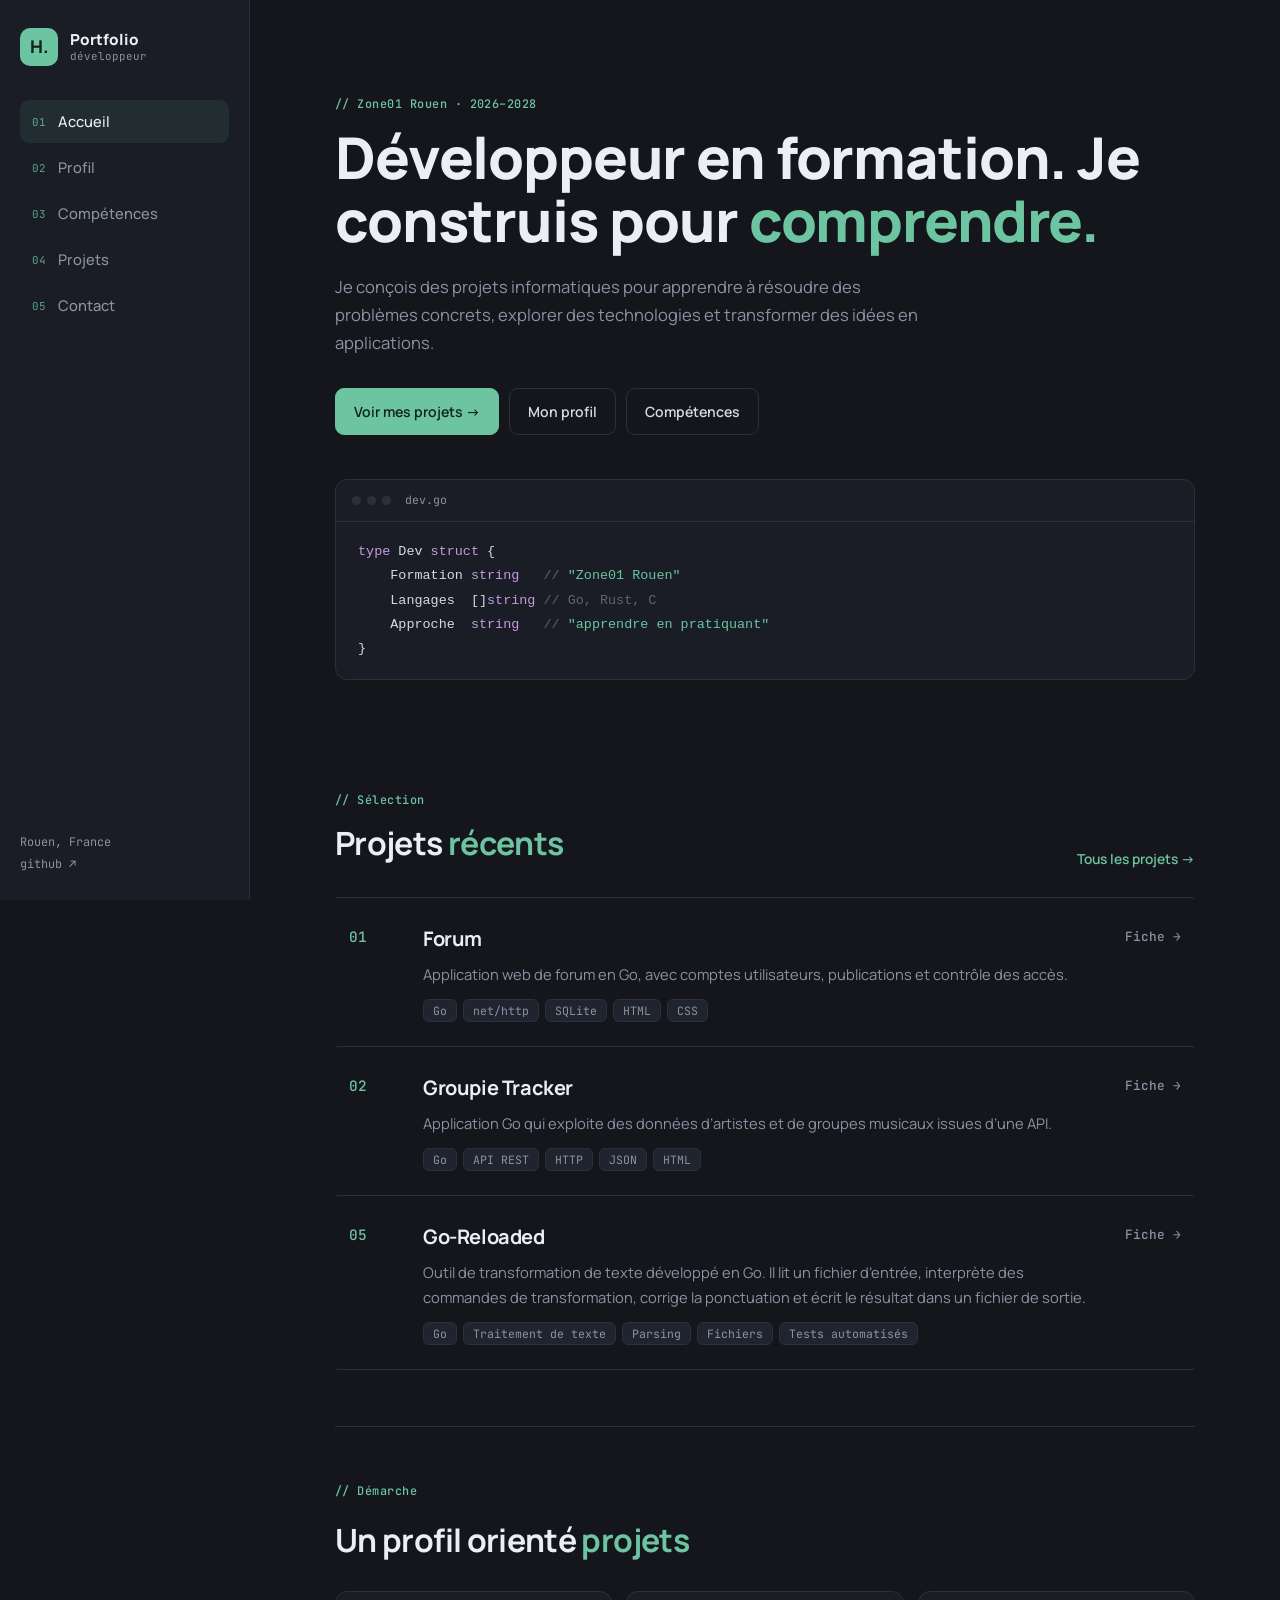
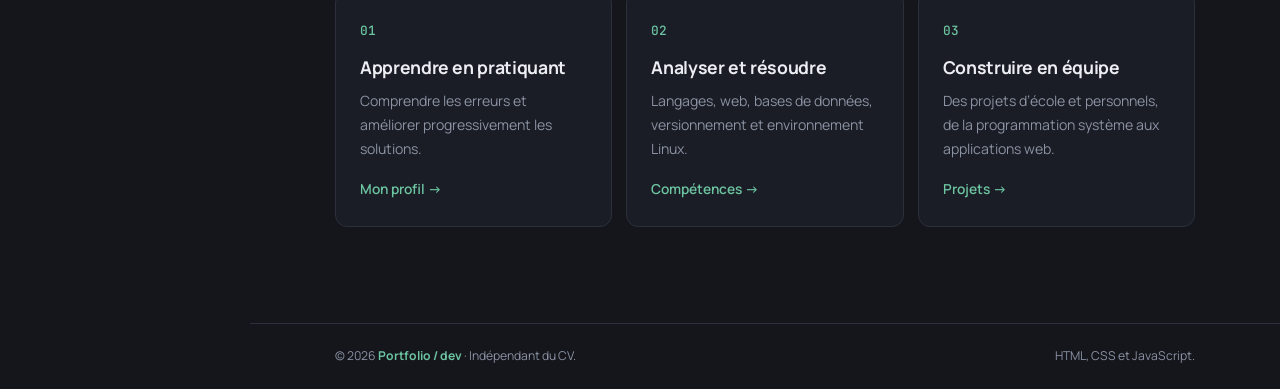
<file: index.html>
<!doctype html>
<html lang="fr">
<head>
<meta charset="utf-8" />
<meta name="viewport" content="width=device-width, initial-scale=1" />
<meta name="description" content="Portfolio indépendant de développeur en formation à Zone01 Rouen. Présentation, compétences et projets." />
<title>Accueil | Portfolio développeur</title>
<link rel="stylesheet" href="static/css/style.css" />
<script src="static/js/script.js" defer></script>
</head>
<body>
<aside class="side">
<a class="brand" href="index.html"><span class="brand-mark">H.</span><span class="brand-name">Portfolio<small>développeur</small></span></a>
<button class="menu-toggle" aria-label="Ouvrir le menu" aria-expanded="false">☰ Menu</button>
<nav class="nav" aria-label="Navigation principale"><a href="index.html" data-n="01" class="active" aria-current="page">Accueil</a><a href="profil.html" data-n="02">Profil</a><a href="competences.html" data-n="03">Compétences</a><a href="projets.html" data-n="04">Projets</a><a href="contact.html" data-n="05">Contact</a></nav>
<div class="side-foot"><span>Rouen, France</span><a href="https://github.com/lgiffard76" target="_blank" rel="noopener noreferrer">github ↗</a></div>
</aside>
<main>
<div class="page">
<section class="hero">
<p class="kicker">Zone01 Rouen · 2026–2028</p>
<h1>Développeur en formation. Je construis pour <em>comprendre.</em></h1>
<p class="lead">Je conçois des projets informatiques pour apprendre à résoudre des problèmes concrets, explorer des technologies et transformer des idées en applications.</p>
<div class="actions"><a class="btn btn-primary" href="projets.html">Voir mes projets →</a><a class="btn" href="profil.html">Mon profil</a><a class="btn" href="competences.html">Compétences</a></div>
<div class="term"><div class="term-bar"><i></i><i></i><i></i><span>dev.go</span></div>
<pre><span class="k">type</span> Dev <span class="k">struct</span> {
    Formation <span class="k">string</span>   <span class="c">// <span class="s">"Zone01 Rouen"</span></span>
    Langages  []<span class="k">string</span> <span class="c">// Go, Rust, C</span>
    Approche  <span class="k">string</span>   <span class="c">// <span class="s">"apprendre en pratiquant"</span></span>
}</pre></div>
</section>
<section class="section">
<div class="sec-head"><div><p class="kicker">Sélection</p><h2 class="title">Projets <em>récents</em></h2></div><a class="link" href="projets.html">Tous les projets →</a></div>
<div class="rows"><a class="row" href="projet.html?id=forum"><span class="idx">01</span><div><h3>Forum</h3><p>Application web de forum en Go, avec comptes utilisateurs, publications et contrôle des accès.</p><div class="chips"><span>Go</span><span>net/http</span><span>SQLite</span><span>HTML</span><span>CSS</span></div></div><span class="go">Fiche →</span></a><a class="row" href="projet.html?id=groupie-tracker"><span class="idx">02</span><div><h3>Groupie Tracker</h3><p>Application Go qui exploite des données d’artistes et de groupes musicaux issues d’une API.</p><div class="chips"><span>Go</span><span>API REST</span><span>HTTP</span><span>JSON</span><span>HTML</span></div></div><span class="go">Fiche →</span></a><a class="row" href="projet.html?id=go-reloaded"><span class="idx">05</span><div><h3>Go-Reloaded</h3><p>Outil de transformation de texte développé en Go. Il lit un fichier d’entrée, interprète des commandes de transformation, corrige la ponctuation et écrit le résultat dans un fichier de sortie.</p><div class="chips"><span>Go</span><span>Traitement de texte</span><span>Parsing</span><span>Fichiers</span><span>Tests automatisés</span></div></div><span class="go">Fiche →</span></a></div>
</section>
<section class="section">
<p class="kicker">Démarche</p><h2 class="title" style="margin-bottom:24px">Un profil orienté <em>projets</em></h2>
<div class="trio">
<div class="box"><strong>01</strong><h3>Apprendre en pratiquant</h3><p>Comprendre les erreurs et améliorer progressivement les solutions.</p><a class="link" href="profil.html">Mon profil →</a></div>
<div class="box"><strong>02</strong><h3>Analyser et résoudre</h3><p>Langages, web, bases de données, versionnement et environnement Linux.</p><a class="link" href="competences.html">Compétences →</a></div>
<div class="box"><strong>03</strong><h3>Construire en équipe</h3><p>Des projets d’école et personnels, de la programmation système aux applications web.</p><a class="link" href="projets.html">Projets →</a></div>
</div></section></div>
</main>
<footer class="site-footer"><div class="page footer-inner"><span>© <span data-year>2026</span> <strong>Portfolio / dev</strong> · Indépendant du CV.</span><span>HTML, CSS et JavaScript.</span></div></footer>
</body>
</html>
</file>
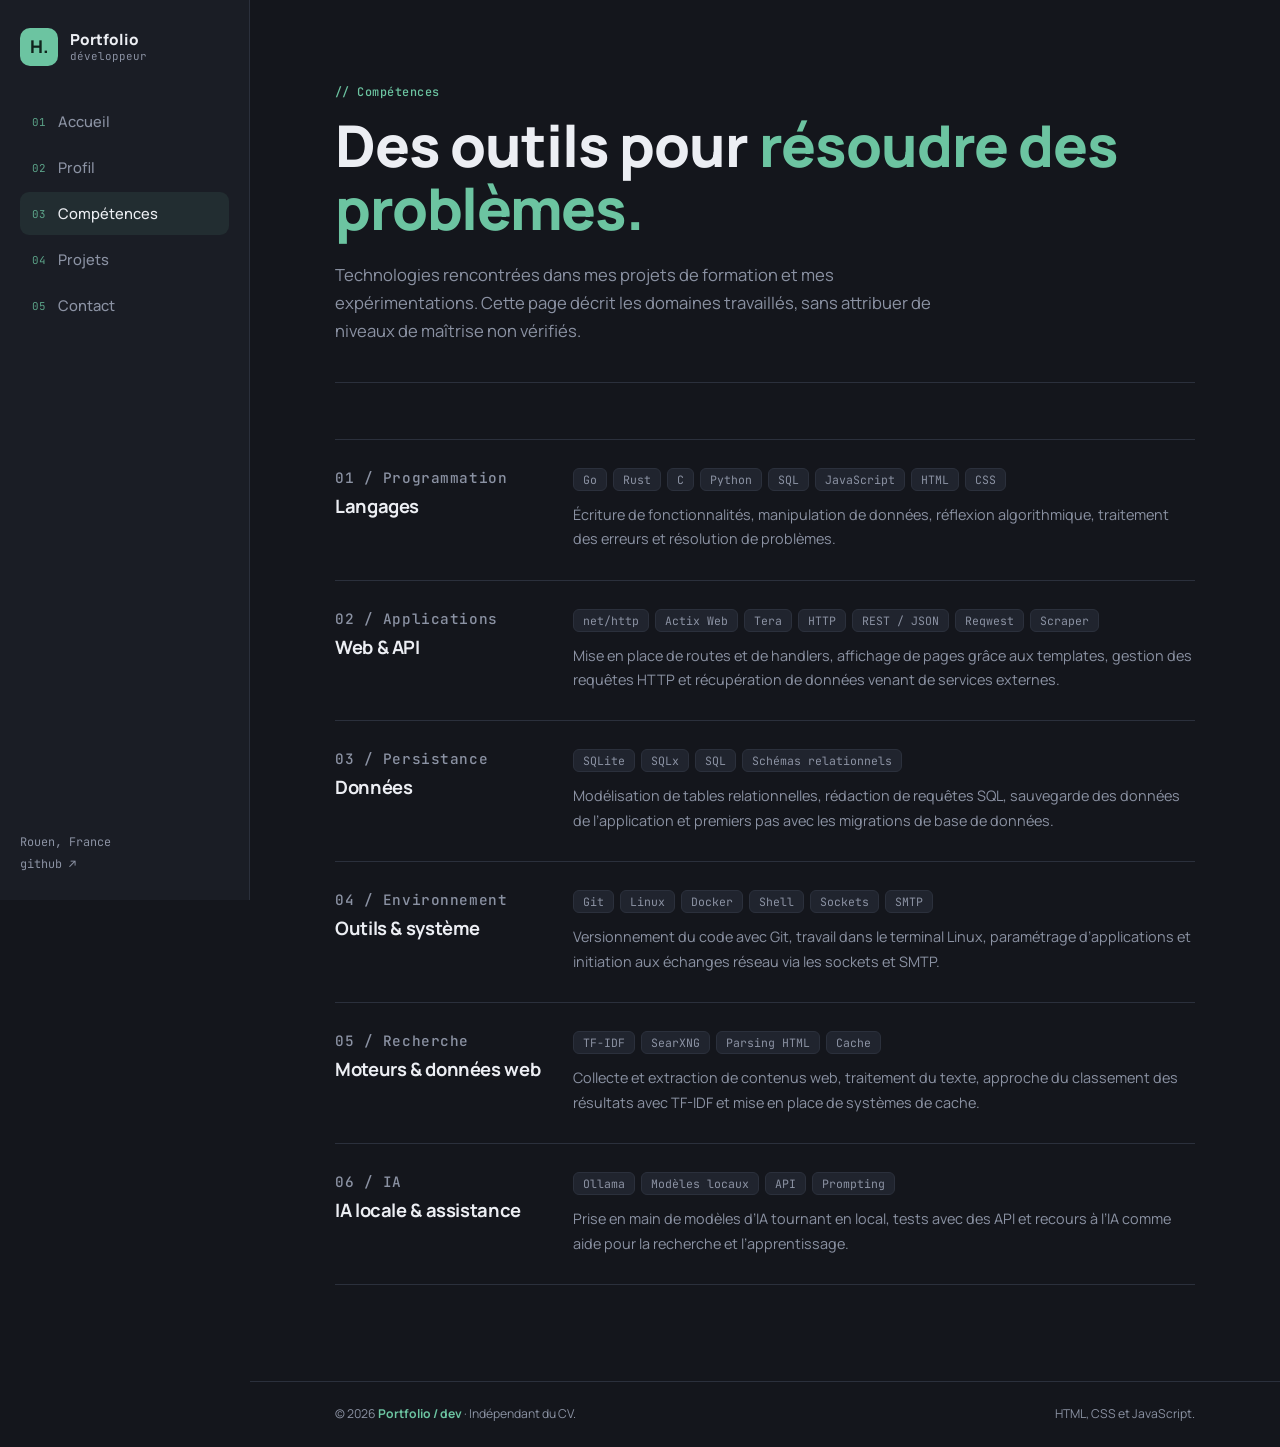
<file: competences.html>
<!doctype html>
<html lang="fr">
<head>
<meta charset="utf-8" />
<meta name="viewport" content="width=device-width, initial-scale=1" />
<meta name="description" content="Langages, développement web, données et outils utilisés dans les projets." />
<title>Compétences | Portfolio développeur</title>
<link rel="stylesheet" href="static/css/style.css" />
<script src="static/js/script.js" defer></script>
</head>
<body>
<aside class="side">
<a class="brand" href="index.html"><span class="brand-mark">H.</span><span class="brand-name">Portfolio<small>développeur</small></span></a>
<button class="menu-toggle" aria-label="Ouvrir le menu" aria-expanded="false">☰ Menu</button>
<nav class="nav" aria-label="Navigation principale"><a href="index.html" data-n="01">Accueil</a><a href="profil.html" data-n="02">Profil</a><a href="competences.html" data-n="03" class="active" aria-current="page">Compétences</a><a href="projets.html" data-n="04">Projets</a><a href="contact.html" data-n="05">Contact</a></nav>
<div class="side-foot"><span>Rouen, France</span><a href="https://github.com/lgiffard76" target="_blank" rel="noopener noreferrer">github ↗</a></div>
</aside>
<main>
<div class="page">
<section class="head"><p class="kicker">Compétences</p><h1>Des outils pour <em>résoudre des problèmes.</em></h1>
<p class="lead">Technologies rencontrées dans mes projets de formation et mes expérimentations. Cette page décrit les domaines travaillés, sans attribuer de niveaux de maîtrise non vérifiés.</p></section>
<section class="section"><div class="spec"><div><p class="kicker">01 / Programmation</p><h3>Langages</h3></div><div><div class="chips"><span>Go</span><span>Rust</span><span>C</span><span>Python</span><span>SQL</span><span>JavaScript</span><span>HTML</span><span>CSS</span></div><p>Écriture de fonctionnalités, manipulation de données, réflexion algorithmique, traitement des erreurs et résolution de problèmes.</p></div></div><div class="spec"><div><p class="kicker">02 / Applications</p><h3>Web &amp; API</h3></div><div><div class="chips"><span>net/http</span><span>Actix Web</span><span>Tera</span><span>HTTP</span><span>REST / JSON</span><span>Reqwest</span><span>Scraper</span></div><p>Mise en place de routes et de handlers, affichage de pages grâce aux templates, gestion des requêtes HTTP et récupération de données venant de services externes.</p></div></div><div class="spec"><div><p class="kicker">03 / Persistance</p><h3>Données</h3></div><div><div class="chips"><span>SQLite</span><span>SQLx</span><span>SQL</span><span>Schémas relationnels</span></div><p>Modélisation de tables relationnelles, rédaction de requêtes SQL, sauvegarde des données de l’application et premiers pas avec les migrations de base de données.</p></div></div><div class="spec"><div><p class="kicker">04 / Environnement</p><h3>Outils &amp; système</h3></div><div><div class="chips"><span>Git</span><span>Linux</span><span>Docker</span><span>Shell</span><span>Sockets</span><span>SMTP</span></div><p>Versionnement du code avec Git, travail dans le terminal Linux, paramétrage d’applications et initiation aux échanges réseau via les sockets et SMTP.</p></div></div><div class="spec"><div><p class="kicker">05 / Recherche</p><h3>Moteurs &amp; données web</h3></div><div><div class="chips"><span>TF-IDF</span><span>SearXNG</span><span>Parsing HTML</span><span>Cache</span></div><p>Collecte et extraction de contenus web, traitement du texte, approche du classement des résultats avec TF-IDF et mise en place de systèmes de cache.</p></div></div><div class="spec"><div><p class="kicker">06 / IA</p><h3>IA locale &amp; assistance</h3></div><div><div class="chips"><span>Ollama</span><span>Modèles locaux</span><span>API</span><span>Prompting</span></div><p>Prise en main de modèles d’IA tournant en local, tests avec des API et recours à l’IA comme aide pour la recherche et l’apprentissage.</p></div></div></section></div>
</main>
<footer class="site-footer"><div class="page footer-inner"><span>© <span data-year>2026</span> <strong>Portfolio / dev</strong> · Indépendant du CV.</span><span>HTML, CSS et JavaScript.</span></div></footer>
</body>
</html>
</file>
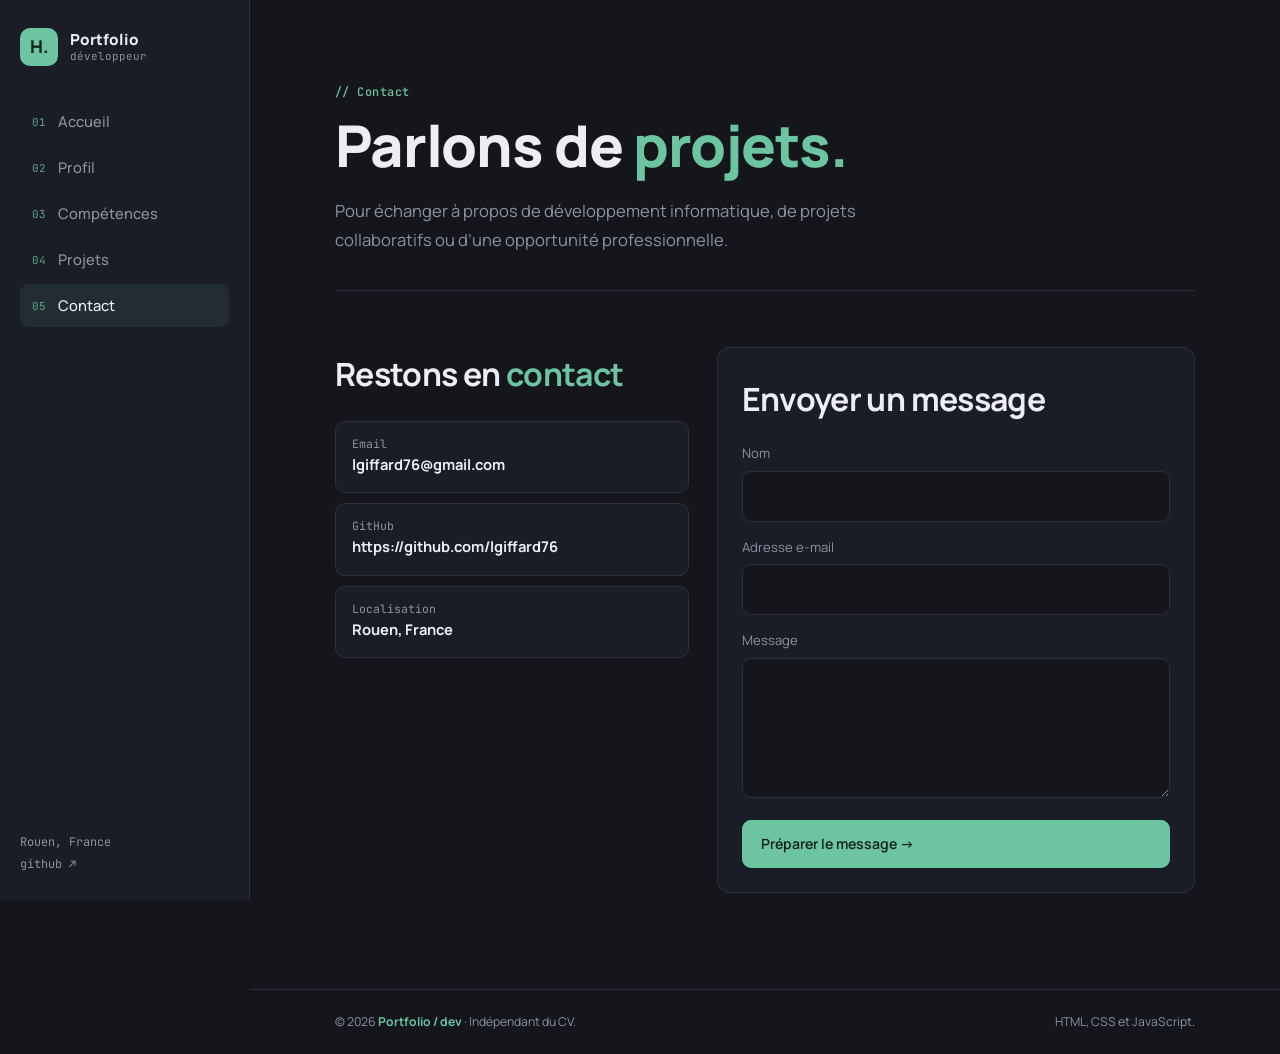
<file: contact.html>
<!doctype html>
<html lang="fr">
<head>
<meta charset="utf-8" />
<meta name="viewport" content="width=device-width, initial-scale=1" />
<meta name="description" content="Coordonnées et formulaire de contact du portfolio." />
<title>Contact | Portfolio développeur</title>
<link rel="stylesheet" href="static/css/style.css" />
<script src="static/js/script.js" defer></script>
</head>
<body>
<aside class="side">
<a class="brand" href="index.html"><span class="brand-mark">H.</span><span class="brand-name">Portfolio<small>développeur</small></span></a>
<button class="menu-toggle" aria-label="Ouvrir le menu" aria-expanded="false">☰ Menu</button>
<nav class="nav" aria-label="Navigation principale"><a href="index.html" data-n="01">Accueil</a><a href="profil.html" data-n="02">Profil</a><a href="competences.html" data-n="03">Compétences</a><a href="projets.html" data-n="04">Projets</a><a href="contact.html" data-n="05" class="active" aria-current="page">Contact</a></nav>
<div class="side-foot"><span>Rouen, France</span><a href="https://github.com/lgiffard76" target="_blank" rel="noopener noreferrer">github ↗</a></div>
</aside>
<main>
<div class="page">
<section class="head"><p class="kicker">Contact</p><h1>Parlons de <em>projets.</em></h1>
<p class="lead">Pour échanger à propos de développement informatique, de projets collaboratifs ou d’une opportunité professionnelle.</p></section>
<section class="section contact"><div><h2 class="title">Restons en <em>contact</em></h2>
<div class="contact-list">
<div class="contact-item"><span>Email</span><strong>lgiffard76@gmail.com</strong></div>
<div class="contact-item"><span>GitHub</span><strong><a href="https://github.com/lgiffard76" target="_blank" rel="noopener noreferrer">https://github.com/lgiffard76</a></strong></div>
<div class="contact-item"><span>Localisation</span><strong>Rouen, France</strong></div></div></div>
<div class="box"><h2 class="title" style="margin-bottom:16px">Envoyer un message</h2>
<form class="contact-form" data-contact-form>
<div class="field"><label for="name">Nom</label><input id="name" name="name" autocomplete="name" required /></div>
<div class="field"><label for="email">Adresse e-mail</label><input id="email" name="email" type="email" autocomplete="email" required /></div>
<div class="field"><label for="message">Message</label><textarea id="message" name="message" required></textarea></div>
<button class="btn btn-primary" type="submit">Préparer le message →</button>
</form></div></section></div>
</main>
<footer class="site-footer"><div class="page footer-inner"><span>© <span data-year>2026</span> <strong>Portfolio / dev</strong> · Indépendant du CV.</span><span>HTML, CSS et JavaScript.</span></div></footer>
</body>
</html>
</file>
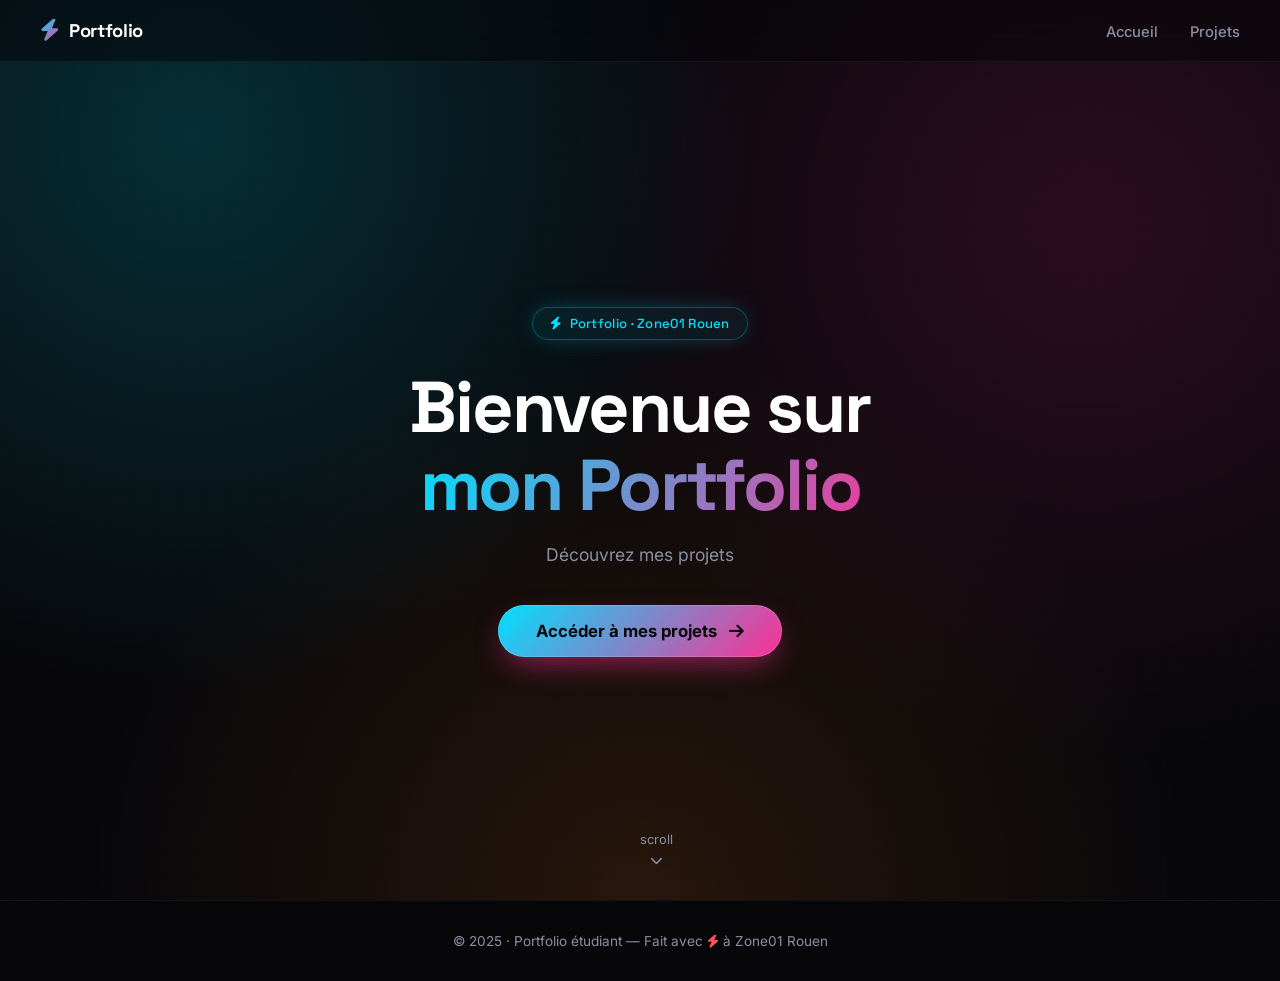
<file: portfolio.html>
<!DOCTYPE html>
<html lang="fr">
<head>
  <meta charset="UTF-8">
  <meta name="viewport" content="width=device-width, initial-scale=1.0">
  <title>Portfolio · Zone01 Rouen</title>
  <link href="https://fonts.googleapis.com/css2?family=Space+Grotesk:wght@400;500;600;700&family=Inter:wght@400;500;600&display=swap" rel="stylesheet">
  <link rel="stylesheet" href="https://cdnjs.cloudflare.com/ajax/libs/font-awesome/6.5.1/css/all.min.css">
  <style>
    * { margin: 0; padding: 0; box-sizing: border-box; }

    :root {
      --cyan: #00e0ff;
      --magenta: #ff2e93;
      --orange: #ff7a1a;
      --lime: #a3ff12;
      --text-muted: #8b8fa3;
      --bg: #07070a;
    }

    html { scroll-behavior: smooth; }

    body {
      font-family: 'Inter', sans-serif;
      color: #fff;
      background: var(--bg);
      min-height: 100vh;
      overflow-x: hidden;
      position: relative;
    }

    h1, h2, h3, .logo, .badge, .btn, .tab {
      font-family: 'Space Grotesk', sans-serif;
    }

    body::before {
      content: "";
      position: fixed;
      inset: 0;
      z-index: -1;
      background:
        radial-gradient(circle at 15% 15%, rgba(0, 224, 255, 0.18), transparent 42%),
        radial-gradient(circle at 85% 25%, rgba(255, 46, 147, 0.15), transparent 42%),
        radial-gradient(circle at 50% 100%, rgba(255, 122, 26, 0.13), transparent 50%),
        var(--bg);
      animation: glow 16s ease-in-out infinite alternate;
    }

    body::after {
      content: "";
      position: fixed;
      inset: 0;
      z-index: -1;
      background-image: radial-gradient(rgba(255,255,255,0.03) 1px, transparent 1px);
      background-size: 3px 3px;
      pointer-events: none;
      opacity: 0.5;
    }

    @keyframes glow {
      0%   { opacity: 0.85; }
      100% { opacity: 1; }
    }

    nav {
      position: fixed;
      top: 0; left: 0; right: 0;
      z-index: 100;
      display: flex;
      align-items: center;
      justify-content: space-between;
      padding: 1.2rem 2.5rem;
      background: rgba(7, 7, 10, 0.55);
      backdrop-filter: blur(16px);
      border-bottom: 1px solid rgba(255, 255, 255, 0.05);
    }

    .logo {
      font-weight: 700;
      font-size: 1.15rem;
      letter-spacing: -0.02em;
      display: flex;
      align-items: center;
      gap: 0.6rem;
    }

    .logo i {
      background: linear-gradient(135deg, var(--cyan), var(--magenta));
      -webkit-background-clip: text;
      background-clip: text;
      color: transparent;
      font-size: 1.4rem;
    }

    .nav-links {
      display: flex;
      gap: 2rem;
      list-style: none;
    }

    .nav-links a {
      color: var(--text-muted);
      text-decoration: none;
      font-size: 0.92rem;
      font-weight: 500;
      transition: color 0.2s;
      position: relative;
    }

    .nav-links a:hover { color: #fff; }

    .nav-links a::after {
      content: "";
      position: absolute;
      bottom: -5px; left: 0;
      width: 0; height: 2px;
      background: linear-gradient(90deg, var(--cyan), var(--magenta));
      transition: width 0.3s ease;
      border-radius: 2px;
    }

    .nav-links a:hover::after { width: 100%; }

    .hero {
      min-height: 100vh;
      display: flex;
      flex-direction: column;
      align-items: center;
      justify-content: center;
      text-align: center;
      padding: 6rem 2rem 2rem;
      position: relative;
    }

    .badge {
      display: inline-flex;
      align-items: center;
      gap: 0.5rem;
      background: rgba(0, 224, 255, 0.07);
      border: 1px solid rgba(0, 224, 255, 0.28);
      padding: 0.45rem 1.1rem;
      border-radius: 50px;
      font-size: 0.82rem;
      font-weight: 500;
      color: var(--cyan);
      margin-bottom: 1.8rem;
      letter-spacing: 0.3px;
      backdrop-filter: blur(8px);
      animation: fadeUp 0.8s ease both;
      box-shadow: 0 0 25px -8px rgba(0, 224, 255, 0.5);
    }

    h1 {
      font-size: clamp(2.2rem, 7vw, 4.5rem);
      font-weight: 700;
      line-height: 1.08;
      letter-spacing: -0.03em;
      margin-bottom: 1.2rem;
      animation: fadeUp 0.8s ease 0.1s both;
    }

    .gradient {
      background: linear-gradient(120deg, var(--cyan) 0%, var(--magenta) 55%, var(--orange) 100%);
      -webkit-background-clip: text;
      background-clip: text;
      color: transparent;
      background-size: 200% 200%;
      animation: shift 6s ease infinite;
    }

    @keyframes shift {
      0%, 100% { background-position: 0% 50%; }
      50%      { background-position: 100% 50%; }
    }

    .hero p {
      color: var(--text-muted);
      font-size: 1.1rem;
      max-width: 480px;
      margin-bottom: 2.5rem;
      animation: fadeUp 0.8s ease 0.2s both;
    }

    .btn {
      display: inline-flex;
      align-items: center;
      gap: 0.7rem;
      background: linear-gradient(135deg, var(--cyan), var(--magenta));
      color: #07070a;
      font-weight: 700;
      font-size: 1.05rem;
      padding: 1rem 2.4rem;
      border-radius: 50px;
      text-decoration: none;
      border: none;
      cursor: pointer;
      font-family: inherit;
      box-shadow: 0 12px 30px -8px rgba(255, 46, 147, 0.6),
                  0 0 0 1px rgba(255, 255, 255, 0.15) inset;
      transition: transform 0.25s ease, box-shadow 0.25s ease;
      animation: fadeUp 0.8s ease 0.3s both;
    }

    .btn i { transition: transform 0.25s ease; }

    .btn:hover {
      transform: translateY(-3px);
      box-shadow: 0 20px 45px -8px rgba(0, 224, 255, 0.7),
                  0 0 0 1px rgba(255, 255, 255, 0.25) inset;
    }

    .btn:hover i { transform: translateX(4px); }
    .btn:active { transform: translateY(-1px) scale(0.99); }

    @keyframes fadeUp {
      from { opacity: 0; transform: translateY(20px); }
      to   { opacity: 1; transform: translateY(0); }
    }

    .scroll-hint {
      position: absolute;
      bottom: 2rem;
      left: 50%;
      transform: translateX(-50%);
      color: var(--text-muted);
      font-size: 0.8rem;
      display: flex;
      flex-direction: column;
      align-items: center;
      gap: 0.5rem;
      animation: fadeUp 1s ease 0.6s both;
    }

    .scroll-hint i { animation: bounce 2s infinite; }

    @keyframes bounce {
      0%, 100% { transform: translateY(0); }
      50%      { transform: translateY(6px); }
    }

    .section {
      max-width: 1100px;
      margin: 0 auto;
      padding: 4rem 2rem 6rem;
    }

    .section-header {
      text-align: center;
      margin-bottom: 3rem;
    }

    .section-header h2 {
      font-size: clamp(1.6rem, 4vw, 2.4rem);
      font-weight: 700;
      letter-spacing: -0.02em;
      margin-bottom: 0.8rem;
    }

    .section-header p {
      color: var(--text-muted);
      font-size: 1rem;
      max-width: 500px;
      margin: 0 auto;
    }

    .tabs {
      display: flex;
      justify-content: center;
      gap: 0.6rem;
      margin-bottom: 3rem;
      flex-wrap: wrap;
    }

    .tab {
      padding: 0.7rem 1.6rem;
      border-radius: 50px;
      border: 1px solid rgba(255, 255, 255, 0.1);
      background: rgba(255, 255, 255, 0.03);
      color: var(--text-muted);
      font-size: 0.92rem;
      font-weight: 500;
      cursor: pointer;
      transition: all 0.25s ease;
      display: inline-flex;
      align-items: center;
      gap: 0.5rem;
    }

    .tab:hover {
      color: #fff;
      border-color: rgba(0, 224, 255, 0.4);
      background: rgba(0, 224, 255, 0.06);
    }

    .tab.active {
      color: #07070a;
      border-color: transparent;
      background: linear-gradient(135deg, var(--cyan), var(--magenta));
      box-shadow: 0 8px 25px -8px rgba(255, 46, 147, 0.7);
      font-weight: 700;
    }

    .grid {
      display: grid;
      grid-template-columns: repeat(auto-fit, minmax(280px, 1fr));
      gap: 1.5rem;
    }

    .card {
      background: rgba(255, 255, 255, 0.03);
      border: 1px solid rgba(255, 255, 255, 0.07);
      border-radius: 22px;
      padding: 1.8rem;
      display: flex;
      flex-direction: column;
      position: relative;
      overflow: hidden;
      transition: transform 0.3s cubic-bezier(0.2, 0.9, 0.4, 1),
                  border-color 0.3s, box-shadow 0.3s;
      backdrop-filter: blur(10px);
      animation: fadeUp 0.6s ease both;
    }

    .card::before {
      content: "";
      position: absolute;
      inset: 0;
      background: linear-gradient(135deg, rgba(0, 224, 255, 0.1), transparent 60%);
      opacity: 0;
      transition: opacity 0.35s ease;
      pointer-events: none;
    }

    .card:hover {
      transform: translateY(-6px);
      border-color: rgba(0, 224, 255, 0.35);
      box-shadow: 0 25px 45px -22px rgba(0, 224, 255, 0.6);
    }

    .card:hover::before { opacity: 1; }

    .card-icon {
      width: 48px;
      height: 48px;
      border-radius: 14px;
      display: flex;
      align-items: center;
      justify-content: center;
      font-size: 1.2rem;
      margin-bottom: 1.2rem;
      background: linear-gradient(135deg, rgba(0, 224, 255, 0.18), rgba(255, 46, 147, 0.18));
      border: 1px solid rgba(255, 255, 255, 0.08);
      color: var(--cyan);
    }

    .card.zone01 .card-icon {
      background: linear-gradient(135deg, rgba(255, 122, 26, 0.2), rgba(163, 255, 18, 0.15));
      color: var(--orange);
    }

    .card h3 {
      font-size: 1.25rem;
      font-weight: 700;
      margin-bottom: 0.5rem;
      letter-spacing: -0.01em;
    }

    .card p {
      color: var(--text-muted);
      font-size: 0.92rem;
      flex-grow: 1;
      margin-bottom: 1.2rem;
    }

    .tags {
      display: flex;
      flex-wrap: wrap;
      gap: 0.5rem;
      margin-top: auto;
    }

    .tags span {
      background: rgba(0, 224, 255, 0.1);
      border: 1px solid rgba(0, 224, 255, 0.25);
      color: var(--cyan);
      padding: 0.28rem 0.85rem;
      border-radius: 30px;
      font-size: 0.75rem;
      font-weight: 500;
    }

    .card.zone01 .tags span {
      background: rgba(255, 122, 26, 0.1);
      border-color: rgba(255, 122, 26, 0.3);
      color: var(--orange);
    }

    .hidden { display: none !important; }

    footer {
      text-align: center;
      padding: 2rem;
      border-top: 1px solid rgba(255, 255, 255, 0.05);
      color: var(--text-muted);
      font-size: 0.85rem;
    }

    footer i {
      background: linear-gradient(135deg, var(--magenta), var(--orange));
      -webkit-background-clip: text;
      background-clip: text;
      color: transparent;
    }

    @media (max-width: 600px) {
      nav { padding: 1rem 1.2rem; }
      .nav-links { gap: 1.2rem; }
      .nav-links a { font-size: 0.82rem; }
      .section { padding: 3rem 1.2rem 4rem; }
    }
  </style>
</head>
<body>

  <nav>
    <div class="logo">
      <i class="fas fa-bolt"></i> Portfolio
    </div>
    <ul class="nav-links">
      <li><a href="#accueil">Accueil</a></li>
      <li><a href="#projets">Projets</a></li>
    </ul>
  </nav>

  <section class="hero" id="accueil">
    <div class="badge">
      <i class="fas fa-bolt"></i> Portfolio · Zone01 Rouen
    </div>
    <h1>
      Bienvenue sur <br>
      <span class="gradient">mon Portfolio</span>
    </h1>
    <p>Découvrez mes projets</p>
    <button class="btn" id="btn-acceder">
      Accéder à mes projets <i class="fas fa-arrow-right"></i>
    </button>

    <div class="scroll-hint">
      <span>scroll</span>
      <i class="fas fa-chevron-down"></i>
    </div>
  </section>

  <section class="section hidden" id="projets">
    <div class="section-header">
      <h2><span class="gradient">Mes Projets</span></h2>
      <p>Une sélection de mes créations personnelles et des projets réalisés à Zone01 Rouen.</p>
    </div>

    <div class="tabs">
      <button class="tab active" data-filter="all">
        <i class="fas fa-layer-group"></i> Tous
      </button>
      <button class="tab" data-filter="perso">
        <i class="fas fa-code"></i> Personnels
      </button>
      <button class="tab" data-filter="zone01">
        <i class="fas fa-graduation-cap"></i> Zone01 Rouen
      </button>
    </div>

    <div class="grid" id="grid">

      <article class="card" data-category="perso">
        <div class="card-icon"><i class="fas fa-globe"></i></div>
        <h3>Portfolio interactif</h3>
        <p>Un site web animé avec un design sombre moderne et des transitions fluides.</p>
        <div class="tags">
          <span>HTML</span><span>CSS</span><span>JS</span>
        </div>
      </article>

      <article class="card zone01" data-category="zone01">
        <div class="card-icon"><i class="fas fa-terminal"></i></div>
        <h3>Projet Zone01 · 1</h3>
        <p>Description rapide de ton premier projet réalisé à Zone01 Rouen.</p>
        <div class="tags">
          <span>Go</span><span>Shell</span>
        </div>
      </article>

      <article class="card zone01" data-category="zone01">
        <div class="card-icon"><i class="fas fa-cubes"></i></div>
        <h3>Projet Zone01 · 2</h3>
        <p>Description rapide de ton deuxième projet réalisé à Zone01 Rouen.</p>
        <div class="tags">
          <span>JS</span><span>DOM</span>
        </div>
      </article>

      <article class="card zone01" data-category="zone01">
        <div class="card-icon"><i class="fas fa-network-wired"></i></div>
        <h3>Projet Zone01 · 3</h3>
        <p>Description rapide de ton troisième projet réalisé à Zone01 Rouen.</p>
        <div class="tags">
          <span>API</span><span>SQL</span>
        </div>
      </article>

    </div>
  </section>

  <footer>
    © 2025 · Portfolio étudiant — Fait avec <i class="fas fa-bolt"></i> à Zone01 Rouen
  </footer>

  <script>
    const btnAcceder = document.getElementById('btn-acceder');
    const hero = document.getElementById('accueil');
    const projets = document.getElementById('projets');

    btnAcceder.addEventListener('click', () => {
      projets.classList.remove('hidden');
      projets.scrollIntoView({ behavior: 'smooth' });
      setTimeout(() => hero.classList.add('hidden'), 400);
    });

    const tabs = document.querySelectorAll('.tab');
    const cards = document.querySelectorAll('.card');

    tabs.forEach(tab => {
      tab.addEventListener('click', () => {
        tabs.forEach(t => t.classList.remove('active'));
        tab.classList.add('active');

        const filter = tab.dataset.filter;
        cards.forEach(card => {
          const match = filter === 'all' || card.dataset.category === filter;
          card.style.display = match ? 'flex' : 'none';
        });
      });
    });
  </script>
</body>
</html>
</file>
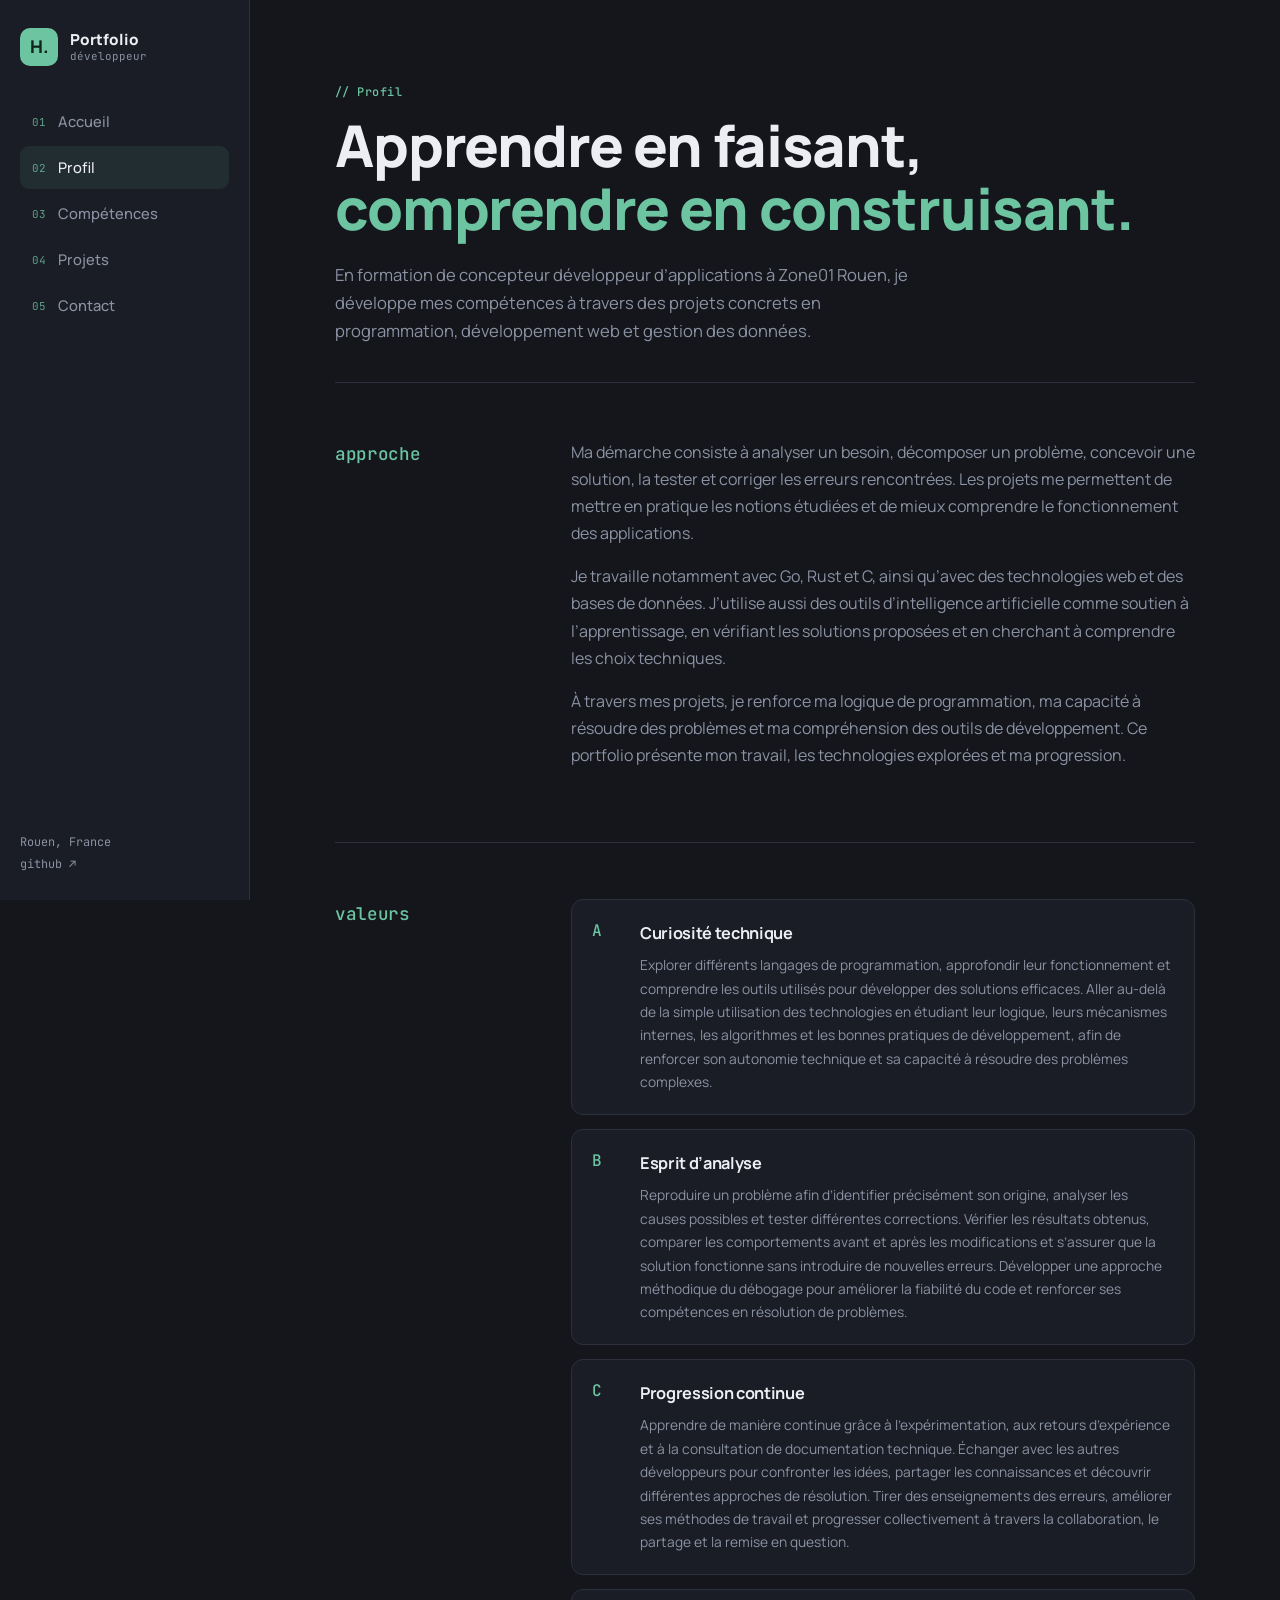
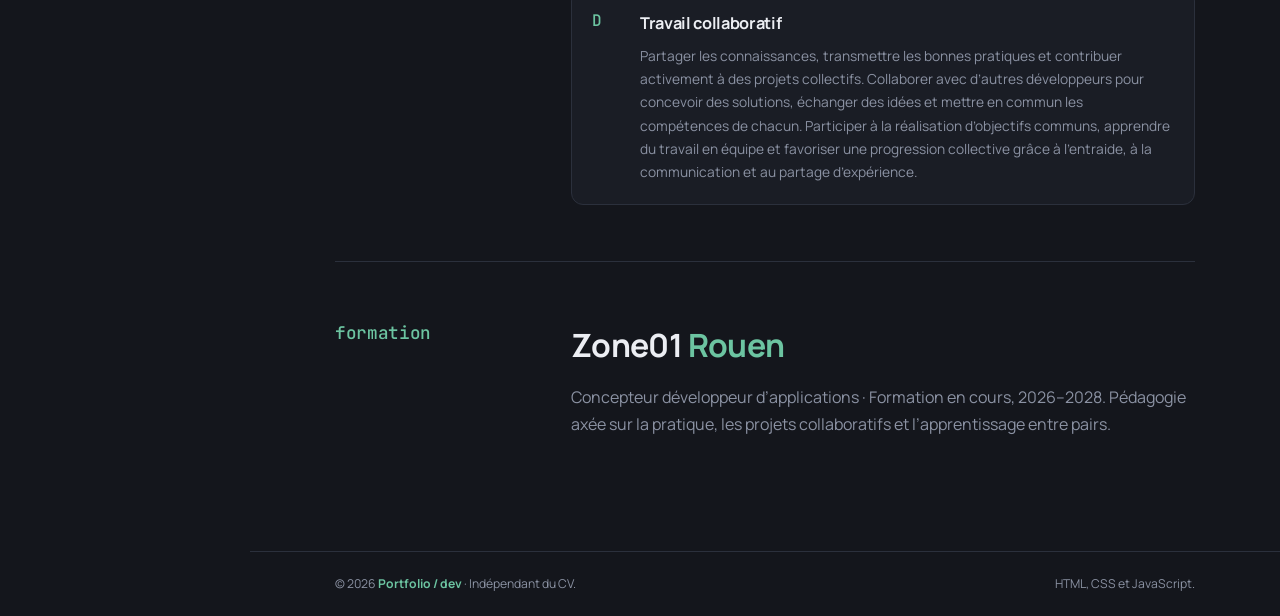
<file: profil.html>
<!doctype html>
<html lang="fr">
<head>
<meta charset="utf-8" />
<meta name="viewport" content="width=device-width, initial-scale=1" />
<meta name="description" content="Présentation et démarche de développement informatique." />
<title>Profil | Portfolio développeur</title>
<link rel="stylesheet" href="static/css/style.css" />
<script src="static/js/script.js" defer></script>
</head>
<body>
<aside class="side">
<a class="brand" href="index.html"><span class="brand-mark">H.</span><span class="brand-name">Portfolio<small>développeur</small></span></a>
<button class="menu-toggle" aria-label="Ouvrir le menu" aria-expanded="false">☰ Menu</button>
<nav class="nav" aria-label="Navigation principale"><a href="index.html" data-n="01">Accueil</a><a href="profil.html" data-n="02" class="active" aria-current="page">Profil</a><a href="competences.html" data-n="03">Compétences</a><a href="projets.html" data-n="04">Projets</a><a href="contact.html" data-n="05">Contact</a></nav>
<div class="side-foot"><span>Rouen, France</span><a href="https://github.com/lgiffard76" target="_blank" rel="noopener noreferrer">github ↗</a></div>
</aside>
<main>
<div class="page">
<section class="head"><p class="kicker">Profil</p><h1>Apprendre en faisant, <em>comprendre en construisant.</em></h1>
<p class="lead">En formation de concepteur développeur d’applications à Zone01 Rouen, je développe mes compétences à travers des projets concrets en programmation, développement web et gestion des données.</p></section>
<section class="section split"><h2>approche</h2><div>
<p>Ma démarche consiste à analyser un besoin, décomposer un problème, concevoir une solution, la tester et corriger les erreurs rencontrées. Les projets me permettent de mettre en pratique les notions étudiées et de mieux comprendre le fonctionnement des applications.</p>
<p>Je travaille notamment avec Go, Rust et C, ainsi qu’avec des technologies web et des bases de données. J’utilise aussi des outils d’intelligence artificielle comme soutien à l’apprentissage, en vérifiant les solutions proposées et en cherchant à comprendre les choix techniques.</p>
<p>À travers mes projets, je renforce ma logique de programmation, ma capacité à résoudre des problèmes et ma compréhension des outils de développement. Ce portfolio présente mon travail, les technologies explorées et ma progression.</p></div></section>
<section class="section split"><h2>valeurs</h2><div class="vals"><article class="val"><b>A</b><div><h3>Curiosité technique</h3><p>Explorer différents langages de programmation, approfondir leur fonctionnement et comprendre les outils utilisés pour développer des solutions efficaces. Aller au-delà de la simple utilisation des technologies en étudiant leur logique, leurs mécanismes internes, les algorithmes et les bonnes pratiques de développement, afin de renforcer son autonomie technique et sa capacité à résoudre des problèmes complexes.</p></div></article><article class="val"><b>B</b><div><h3>Esprit d’analyse</h3><p>Reproduire un problème afin d’identifier précisément son origine, analyser les causes possibles et tester différentes corrections. Vérifier les résultats obtenus, comparer les comportements avant et après les modifications et s’assurer que la solution fonctionne sans introduire de nouvelles erreurs. Développer une approche méthodique du débogage pour améliorer la fiabilité du code et renforcer ses compétences en résolution de problèmes.</p></div></article><article class="val"><b>C</b><div><h3>Progression continue</h3><p>Apprendre de manière continue grâce à l’expérimentation, aux retours d’expérience et à la consultation de documentation technique. Échanger avec les autres développeurs pour confronter les idées, partager les connaissances et découvrir différentes approches de résolution. Tirer des enseignements des erreurs, améliorer ses méthodes de travail et progresser collectivement à travers la collaboration, le partage et la remise en question.</p></div></article><article class="val"><b>D</b><div><h3>Travail collaboratif</h3><p>Partager les connaissances, transmettre les bonnes pratiques et contribuer activement à des projets collectifs. Collaborer avec d’autres développeurs pour concevoir des solutions, échanger des idées et mettre en commun les compétences de chacun. Participer à la réalisation d’objectifs communs, apprendre du travail en équipe et favoriser une progression collective grâce à l’entraide, à la communication et au partage d’expérience.</p></div></article></div></section>
<section class="section split"><h2>formation</h2><div><h3 class="title">Zone01 <em>Rouen</em></h3><p style="margin-top:12px">Concepteur développeur d’applications · Formation en cours, 2026–2028. Pédagogie axée sur la pratique, les projets collaboratifs et l’apprentissage entre pairs.</p></div></section></div>
</main>
<footer class="site-footer"><div class="page footer-inner"><span>© <span data-year>2026</span> <strong>Portfolio / dev</strong> · Indépendant du CV.</span><span>HTML, CSS et JavaScript.</span></div></footer>
</body>
</html>
</file>
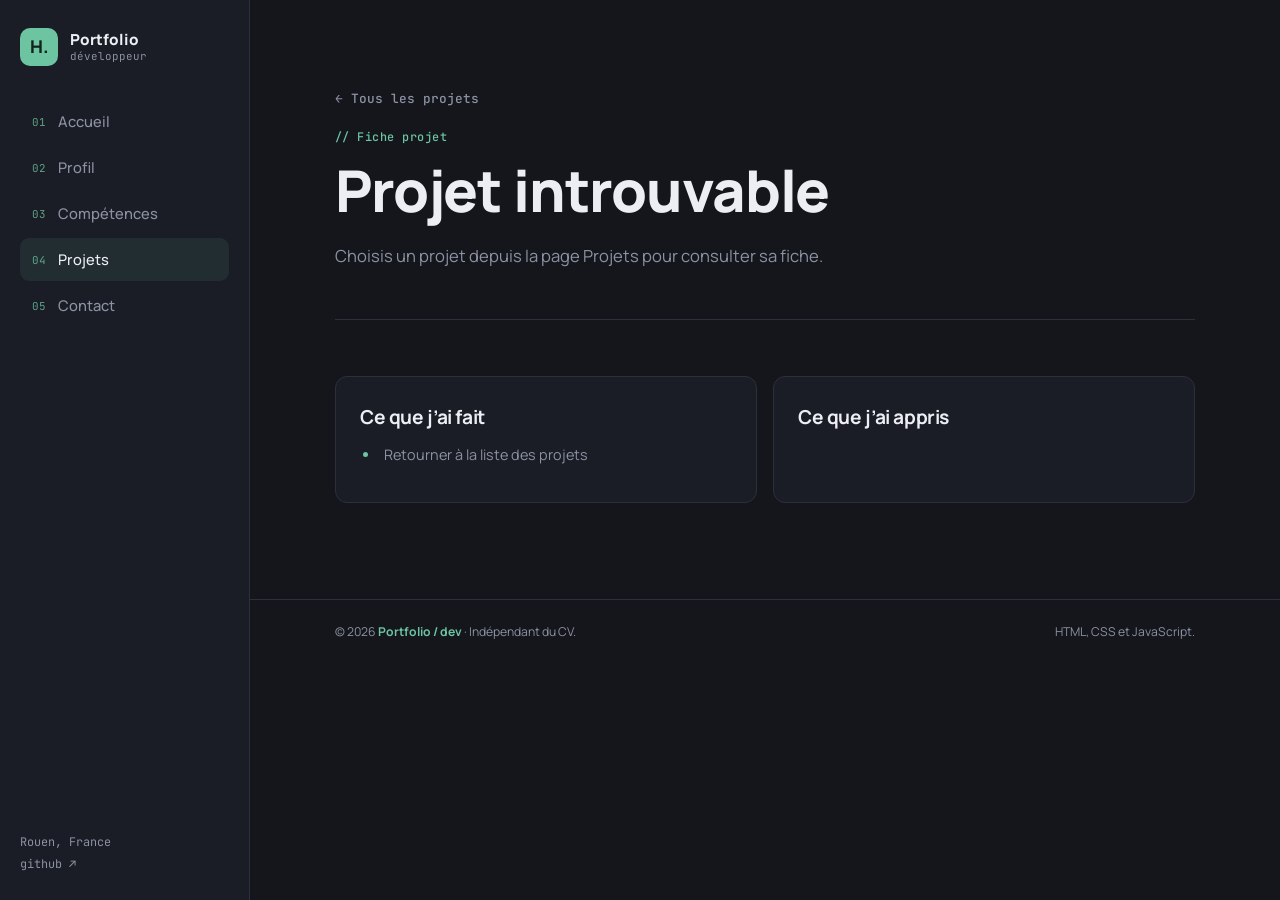
<file: projet.html>
<!doctype html>
<html lang="fr">
<head>
<meta charset="utf-8" />
<meta name="viewport" content="width=device-width, initial-scale=1" />
<meta name="description" content="Fiche détaillée d’un projet." />
<title>Projet | Portfolio développeur</title>
<link rel="stylesheet" href="static/css/style.css" />
<script src="static/js/script.js" defer></script>
</head>
<body>
<aside class="side">
<a class="brand" href="index.html"><span class="brand-mark">H.</span><span class="brand-name">Portfolio<small>développeur</small></span></a>
<button class="menu-toggle" aria-label="Ouvrir le menu" aria-expanded="false">☰ Menu</button>
<nav class="nav" aria-label="Navigation principale"><a href="index.html" data-n="01">Accueil</a><a href="profil.html" data-n="02">Profil</a><a href="competences.html" data-n="03">Compétences</a><a href="projets.html" data-n="04" class="active" aria-current="page">Projets</a><a href="contact.html" data-n="05">Contact</a></nav>
<div class="side-foot"><span>Rouen, France</span><a href="https://github.com/lgiffard76" target="_blank" rel="noopener noreferrer">github ↗</a></div>
</aside>
<main>
<div class="page">
<section class="head" id="project-detail-page"><a class="back" href="projets.html">← Tous les projets</a><p class="kicker">Fiche projet</p>
<h1 id="project-title">Projet</h1><p class="lead" id="project-summary"></p><div class="chips" id="project-tags"></div></section>
<section class="section two"><div class="box"><h2>Ce que j’ai fait</h2><ul class="detail-list" id="project-tasks"></ul></div>
<div class="box"><h2>Ce que j’ai appris</h2><ul class="detail-list" id="project-learning"></ul></div></section></div>
</main>
<footer class="site-footer"><div class="page footer-inner"><span>© <span data-year>2026</span> <strong>Portfolio / dev</strong> · Indépendant du CV.</span><span>HTML, CSS et JavaScript.</span></div></footer>
</body>
</html>
</file>
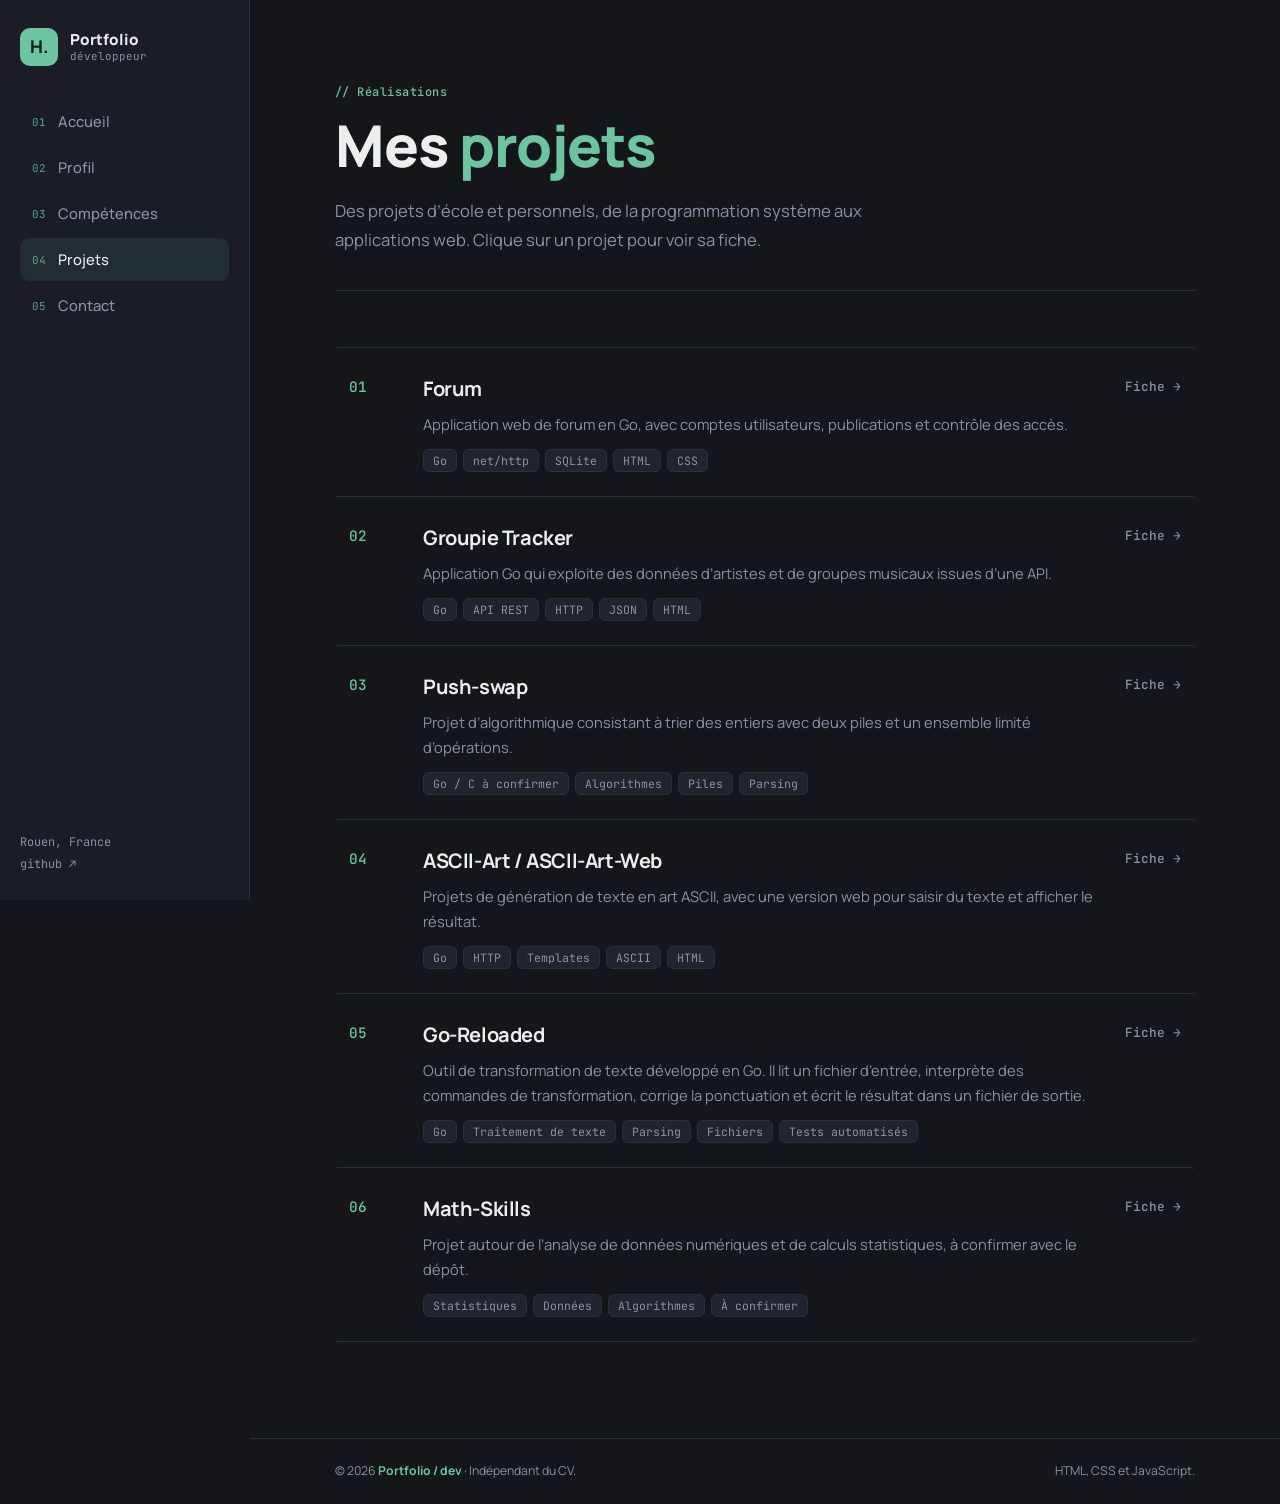
<file: projets.html>
<!doctype html>
<html lang="fr">
<head>
<meta charset="utf-8" />
<meta name="viewport" content="width=device-width, initial-scale=1" />
<meta name="description" content="Liste de mes projets de développement : Rust, Go, C et plus." />
<title>Projets | Portfolio développeur</title>
<link rel="stylesheet" href="static/css/style.css" />
<script src="static/js/script.js" defer></script>
</head>
<body>
<aside class="side">
<a class="brand" href="index.html"><span class="brand-mark">H.</span><span class="brand-name">Portfolio<small>développeur</small></span></a>
<button class="menu-toggle" aria-label="Ouvrir le menu" aria-expanded="false">☰ Menu</button>
<nav class="nav" aria-label="Navigation principale"><a href="index.html" data-n="01">Accueil</a><a href="profil.html" data-n="02">Profil</a><a href="competences.html" data-n="03">Compétences</a><a href="projets.html" data-n="04" class="active" aria-current="page">Projets</a><a href="contact.html" data-n="05">Contact</a></nav>
<div class="side-foot"><span>Rouen, France</span><a href="https://github.com/lgiffard76" target="_blank" rel="noopener noreferrer">github ↗</a></div>
</aside>
<main>
<div class="page">
<section class="head"><p class="kicker">Réalisations</p><h1>Mes <em>projets</em></h1>
<p class="lead">Des projets d’école et personnels, de la programmation système aux applications web. Clique sur un projet pour voir sa fiche.</p></section>
<section class="section"><div class="rows"><a class="row" href="projet.html?id=forum"><span class="idx">01</span><div><h3>Forum</h3><p>Application web de forum en Go, avec comptes utilisateurs, publications et contrôle des accès.</p><div class="chips"><span>Go</span><span>net/http</span><span>SQLite</span><span>HTML</span><span>CSS</span></div></div><span class="go">Fiche →</span></a><a class="row" href="projet.html?id=groupie-tracker"><span class="idx">02</span><div><h3>Groupie Tracker</h3><p>Application Go qui exploite des données d’artistes et de groupes musicaux issues d’une API.</p><div class="chips"><span>Go</span><span>API REST</span><span>HTTP</span><span>JSON</span><span>HTML</span></div></div><span class="go">Fiche →</span></a><a class="row" href="projet.html?id=push-swap"><span class="idx">03</span><div><h3>Push-swap</h3><p>Projet d’algorithmique consistant à trier des entiers avec deux piles et un ensemble limité d’opérations.</p><div class="chips"><span>Go / C à confirmer</span><span>Algorithmes</span><span>Piles</span><span>Parsing</span></div></div><span class="go">Fiche →</span></a><a class="row" href="projet.html?id=ascii-art"><span class="idx">04</span><div><h3>ASCII-Art / ASCII-Art-Web</h3><p>Projets de génération de texte en art ASCII, avec une version web pour saisir du texte et afficher le résultat.</p><div class="chips"><span>Go</span><span>HTTP</span><span>Templates</span><span>ASCII</span><span>HTML</span></div></div><span class="go">Fiche →</span></a><a class="row" href="projet.html?id=go-reloaded"><span class="idx">05</span><div><h3>Go-Reloaded</h3><p>Outil de transformation de texte développé en Go. Il lit un fichier d’entrée, interprète des commandes de transformation, corrige la ponctuation et écrit le résultat dans un fichier de sortie.</p><div class="chips"><span>Go</span><span>Traitement de texte</span><span>Parsing</span><span>Fichiers</span><span>Tests automatisés</span></div></div><span class="go">Fiche →</span></a><a class="row" href="projet.html?id=math-skills"><span class="idx">06</span><div><h3>Math-Skills</h3><p>Projet autour de l’analyse de données numériques et de calculs statistiques, à confirmer avec le dépôt.</p><div class="chips"><span>Statistiques</span><span>Données</span><span>Algorithmes</span><span>À confirmer</span></div></div><span class="go">Fiche →</span></a></div></section></div>
</main>
<footer class="site-footer"><div class="page footer-inner"><span>© <span data-year>2026</span> <strong>Portfolio / dev</strong> · Indépendant du CV.</span><span>HTML, CSS et JavaScript.</span></div></footer>
</body>
</html>
</file>
<file: static/css/style.css>
@import url("https://fonts.googleapis.com/css2?family=Manrope:wght@400;500;600;700;800&family=JetBrains+Mono:wght@400;500&display=swap");
:root{--bg:#14161c;--panel:#1a1d25;--panel2:#20242e;--text:#d6d9e1;--head:#eceef3;--muted:#8b92a3;--line:#2b303c;--accent:#6cc4a1;--accent-soft:#6cc4a118;--mono:"JetBrains Mono",monospace;--side:250px}
*{box-sizing:border-box}
html{scroll-behavior:smooth}
body{margin:0;background:var(--bg);color:var(--text);font:400 1rem/1.7 "Manrope",Arial,sans-serif}
a{color:inherit;text-decoration:none}
button,input,textarea{font:inherit}
h1,h2,h3{color:var(--head);margin:0;letter-spacing:-.02em}
/* Barre latérale */
.side{position:fixed;inset:0 auto 0 0;width:var(--side);padding:28px 20px;display:flex;flex-direction:column;gap:34px;background:var(--panel);border-right:1px solid var(--line);z-index:20}
.brand{display:flex;align-items:center;gap:12px;font-weight:800;color:var(--head)}
.brand-mark{display:grid;place-items:center;width:38px;height:38px;border-radius:10px;background:var(--accent);color:#10231c;font-size:1.1rem}
.brand-name{font-size:.95rem;line-height:1.2}
.brand small{display:block;color:var(--muted);font:400 .68rem var(--mono)}
.nav{display:flex;flex-direction:column;gap:3px}
.nav a{display:flex;gap:12px;align-items:center;padding:9px 12px;border-radius:9px;color:var(--muted);font-size:.92rem;font-weight:500;transition:.2s}
.nav a:before{content:attr(data-n);font:400 .68rem var(--mono);color:var(--accent);opacity:.8}
.nav a:hover{color:var(--head);background:var(--panel2)}
.nav a.active{color:var(--head);background:var(--accent-soft)}
.side-foot{margin-top:auto;display:grid;gap:6px;font:400 .74rem var(--mono);color:var(--muted)}
.side-foot a:hover{color:var(--accent)}
.menu-toggle{display:none;background:none;border:1px solid var(--line);color:var(--text);border-radius:8px;padding:7px 12px;cursor:pointer;font-size:.8rem}
main,.site-footer{margin-left:var(--side)}
.page{width:min(860px,calc(100% - 64px));margin:auto}
/* Textes */
.kicker{font:500 .74rem var(--mono);color:var(--accent);letter-spacing:.04em;margin:0 0 14px}
.kicker:before{content:"// "}
.hero{padding:96px 0 56px}
.hero h1,.head h1{font-size:clamp(2.2rem,5vw,3.6rem);line-height:1.1;font-weight:800}
.hero h1 em,.head h1 em,.title em{font-style:normal;color:var(--accent)}
.lead{max-width:600px;color:var(--muted);font-size:1.04rem;margin:20px 0 0}
.head{padding:84px 0 36px;border-bottom:1px solid var(--line)}
.title{font-size:clamp(1.5rem,3vw,2rem);font-weight:700}
.section{padding:56px 0}
.section+.section{border-top:1px solid var(--line)}
.sec-head{display:flex;justify-content:space-between;align-items:end;gap:20px;margin-bottom:26px}
.sec-head .kicker{margin-bottom:8px}
/* Boutons et puces */
.actions{display:flex;flex-wrap:wrap;gap:10px;margin:30px 0 0}
.btn{display:inline-flex;gap:10px;align-items:center;padding:11px 18px;border-radius:9px;border:1px solid var(--line);font-weight:600;font-size:.88rem;cursor:pointer;color:var(--text);background:transparent;transition:.2s}
.btn:hover{border-color:var(--accent);color:var(--accent)}
.btn-primary{background:var(--accent);border-color:var(--accent);color:#10231c}
.btn-primary:hover{background:#82d3b2;color:#10231c}
.link{color:var(--accent);font-weight:600;font-size:.86rem}
.link:hover{text-decoration:underline}
.chips{display:flex;flex-wrap:wrap;gap:6px;margin-top:12px}
.chips span{font:400 .72rem var(--mono);padding:3px 9px;border-radius:6px;background:var(--panel2);border:1px solid var(--line);color:var(--muted)}
/* Fenêtre de code */
.term{margin-top:44px;background:var(--panel);border:1px solid var(--line);border-radius:12px;overflow:hidden;font:400 .84rem/1.8 var(--mono)}
.term-bar{padding:10px 16px;border-bottom:1px solid var(--line);color:var(--muted);font-size:.72rem;display:flex;gap:6px;align-items:center}
.term-bar i{width:9px;height:9px;border-radius:50%;background:var(--line)}
.term-bar span{margin-left:8px}
.term pre{margin:0;padding:18px 22px;overflow-x:auto;color:var(--text)}
.k{color:#c49cde}.s{color:var(--accent)}.c{color:#5d6475}
/* Lignes de projets */
.rows{display:grid}
.row{display:grid;grid-template-columns:56px 1fr auto;gap:18px;align-items:start;padding:24px 14px;border-top:1px solid var(--line);border-radius:4px;transition:.2s}
.row:last-child{border-bottom:1px solid var(--line)}
.row:hover{background:var(--panel)}
.row .idx{font:500 .9rem var(--mono);color:var(--accent);padding-top:5px}
.row h3{font-size:1.25rem}
.row p{margin:6px 0 0;color:var(--muted);font-size:.92rem}
.row .go{font:500 .8rem var(--mono);color:var(--muted);padding-top:6px;transition:.2s}
.row:hover .go{color:var(--accent);transform:translateX(4px)}
/* Trois colonnes */
.trio{display:grid;grid-template-columns:repeat(3,1fr);gap:14px}
.box{background:var(--panel);border:1px solid var(--line);border-radius:12px;padding:24px}
.trio .box strong{font:500 .8rem var(--mono);color:var(--accent)}
.trio .box h3{font-size:1.1rem;margin:10px 0 6px}
.trio .box p{margin:0 0 14px;color:var(--muted);font-size:.88rem}
/* Profil */
.split{display:grid;grid-template-columns:200px 1fr;gap:36px}
.split>h2{font-size:1.1rem;position:sticky;top:30px;align-self:start;color:var(--accent);font-family:var(--mono);font-weight:500}
.split p{margin:0 0 16px;color:var(--muted)}
.vals{display:grid;gap:14px}
.val{display:grid;grid-template-columns:36px 1fr;gap:12px;padding:20px;background:var(--panel);border:1px solid var(--line);border-radius:12px}
.val b{font:500 1rem var(--mono);color:var(--accent)}
.val h3{font-size:1.02rem}
.val p{margin:6px 0 0;font-size:.86rem}
/* Compétences */
.spec{display:grid;grid-template-columns:210px 1fr;gap:28px;padding:28px 0;border-top:1px solid var(--line)}
.spec:last-of-type{border-bottom:1px solid var(--line)}
.spec h3{font-size:1.15rem}
.spec .kicker{margin:0 0 4px}
.spec .kicker:before{content:""}
.spec .chips{margin:0 0 12px}
.spec p{margin:0;color:var(--muted);font-size:.9rem}
.notice{margin-top:26px;padding:14px 18px;border-left:3px solid var(--accent);background:var(--accent-soft);border-radius:0 8px 8px 0;color:var(--muted);font-size:.86rem}
/* Fiche projet */
.two{display:grid;grid-template-columns:1fr 1fr;gap:16px}
.two h2{font-size:1.2rem;margin-bottom:10px}
.detail-list{margin:0;padding-left:20px;color:var(--muted);font-size:.9rem}
.detail-list li{padding:0 0 10px 4px}
.detail-list li::marker{color:var(--accent)}
.back{display:inline-block;margin-bottom:22px;font:500 .8rem var(--mono);color:var(--muted)}
.back:hover{color:var(--accent)}
/* Contact */
.contact{display:grid;grid-template-columns:.85fr 1.15fr;gap:28px;align-items:start}
.contact-list{display:grid;gap:10px;margin-top:20px}
.contact-item{padding:14px 16px;background:var(--panel);border:1px solid var(--line);border-radius:10px}
.contact-item span{display:block;font:400 .72rem var(--mono);color:var(--muted)}
.contact-item strong{overflow-wrap:anywhere;font-size:.92rem;color:var(--head)}
.contact-form{display:grid;gap:14px}
.field label{display:block;font-size:.82rem;margin-bottom:6px;color:var(--muted)}
.field input,.field textarea{width:100%;background:var(--bg);border:1px solid var(--line);border-radius:9px;color:var(--text);padding:11px 13px;outline:none}
.field input:focus,.field textarea:focus{border-color:var(--accent)}
.field textarea{min-height:140px;resize:vertical}
.form-note{margin:0;font-size:.76rem;color:var(--muted)}
.site-footer{margin-top:40px;border-top:1px solid var(--line);padding:22px 0;color:var(--muted);font-size:.76rem}
.footer-inner{display:flex;justify-content:space-between;flex-wrap:wrap;gap:12px}
.footer-inner strong{color:var(--accent)}
@media(max-width:900px){
  main,.site-footer{margin-left:0}
  .side{position:sticky;top:0;inset:auto;width:auto;flex-direction:row;align-items:center;justify-content:space-between;padding:12px 18px;border-right:0;border-bottom:1px solid var(--line)}
  .side-foot{display:none}
  .menu-toggle{display:block}
  .nav{display:none;position:absolute;top:100%;left:0;right:0;background:var(--panel);border-bottom:1px solid var(--line);padding:12px 18px 16px}
  .nav.open{display:flex}
  .page{width:calc(100% - 36px)}
  .hero{padding:56px 0 40px}.head{padding:50px 0 28px}
  .trio,.two,.contact,.split,.spec{grid-template-columns:1fr}
  .split{gap:14px}.split>h2{position:static}
  .spec{gap:10px}
  .row{grid-template-columns:40px 1fr}
  .row .go{display:none}
}
@media(prefers-reduced-motion:reduce){*{transition:none!important;scroll-behavior:auto!important}}
</file>
